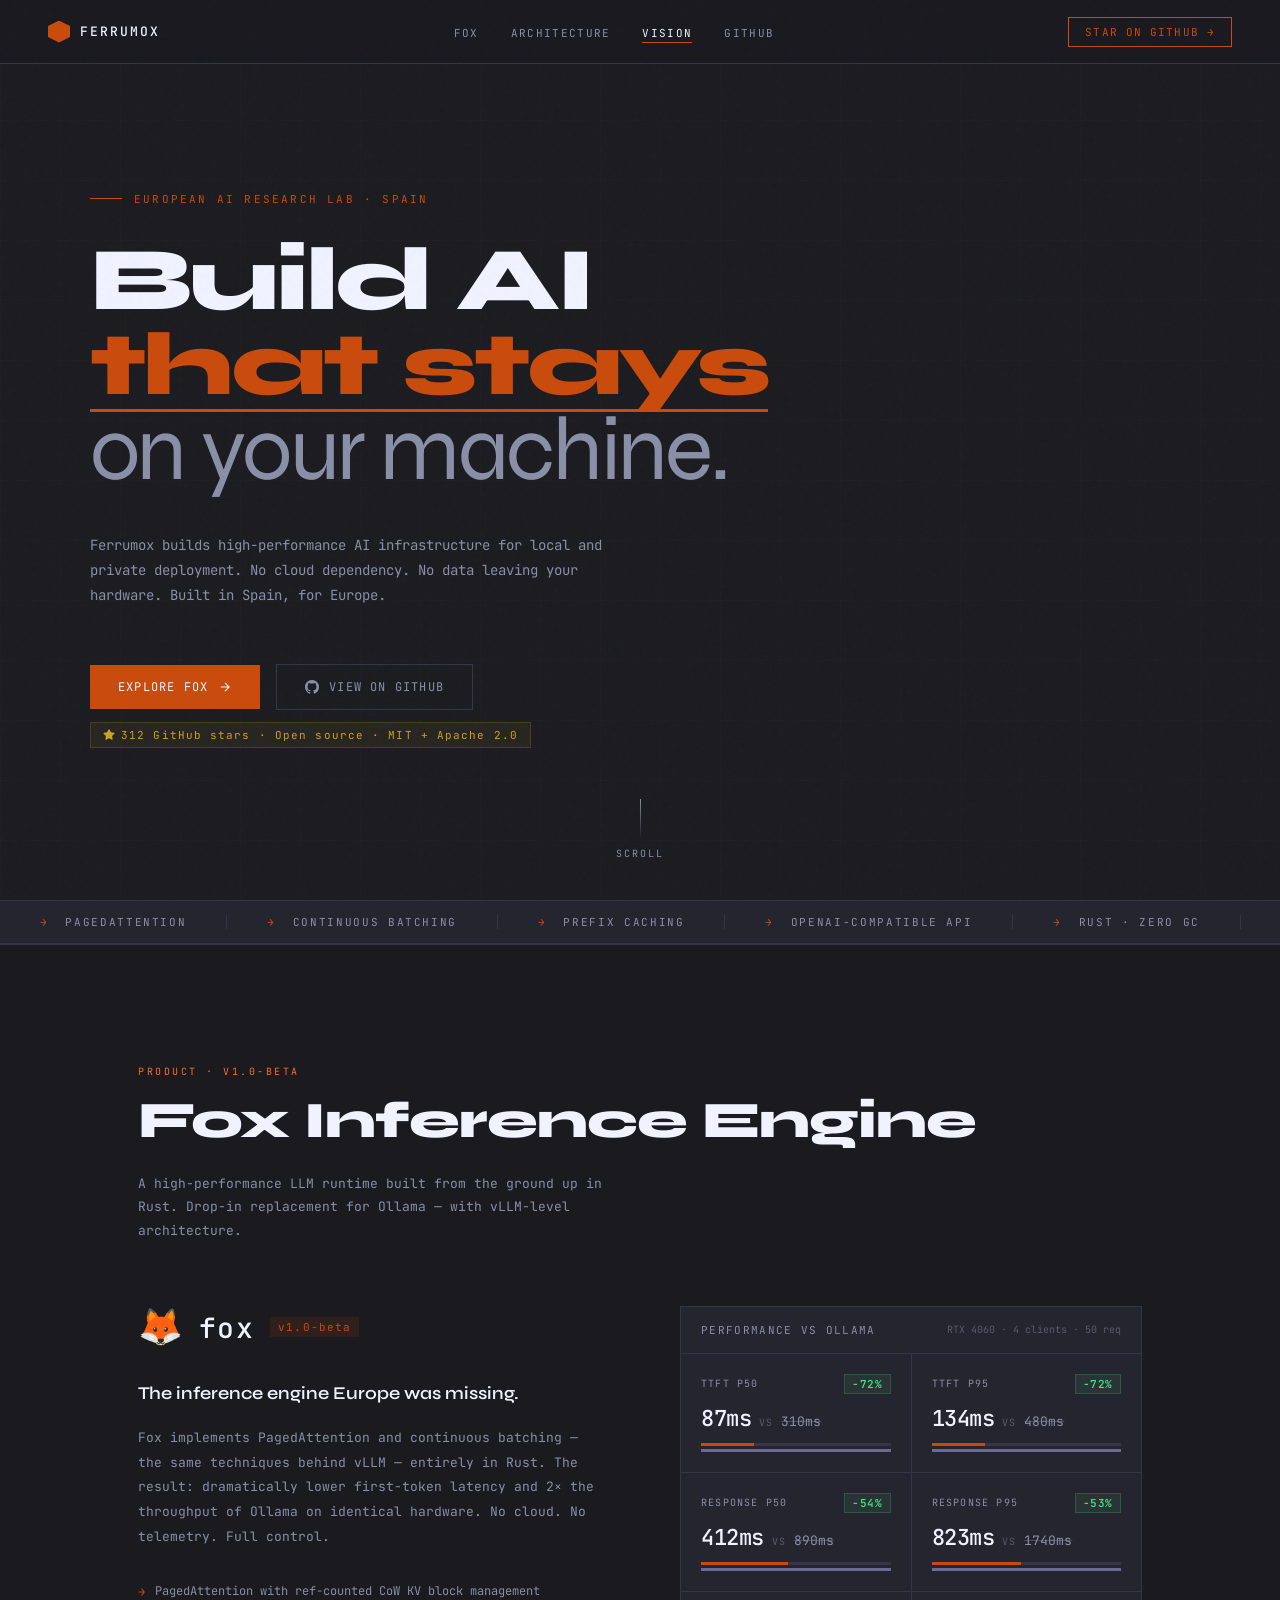
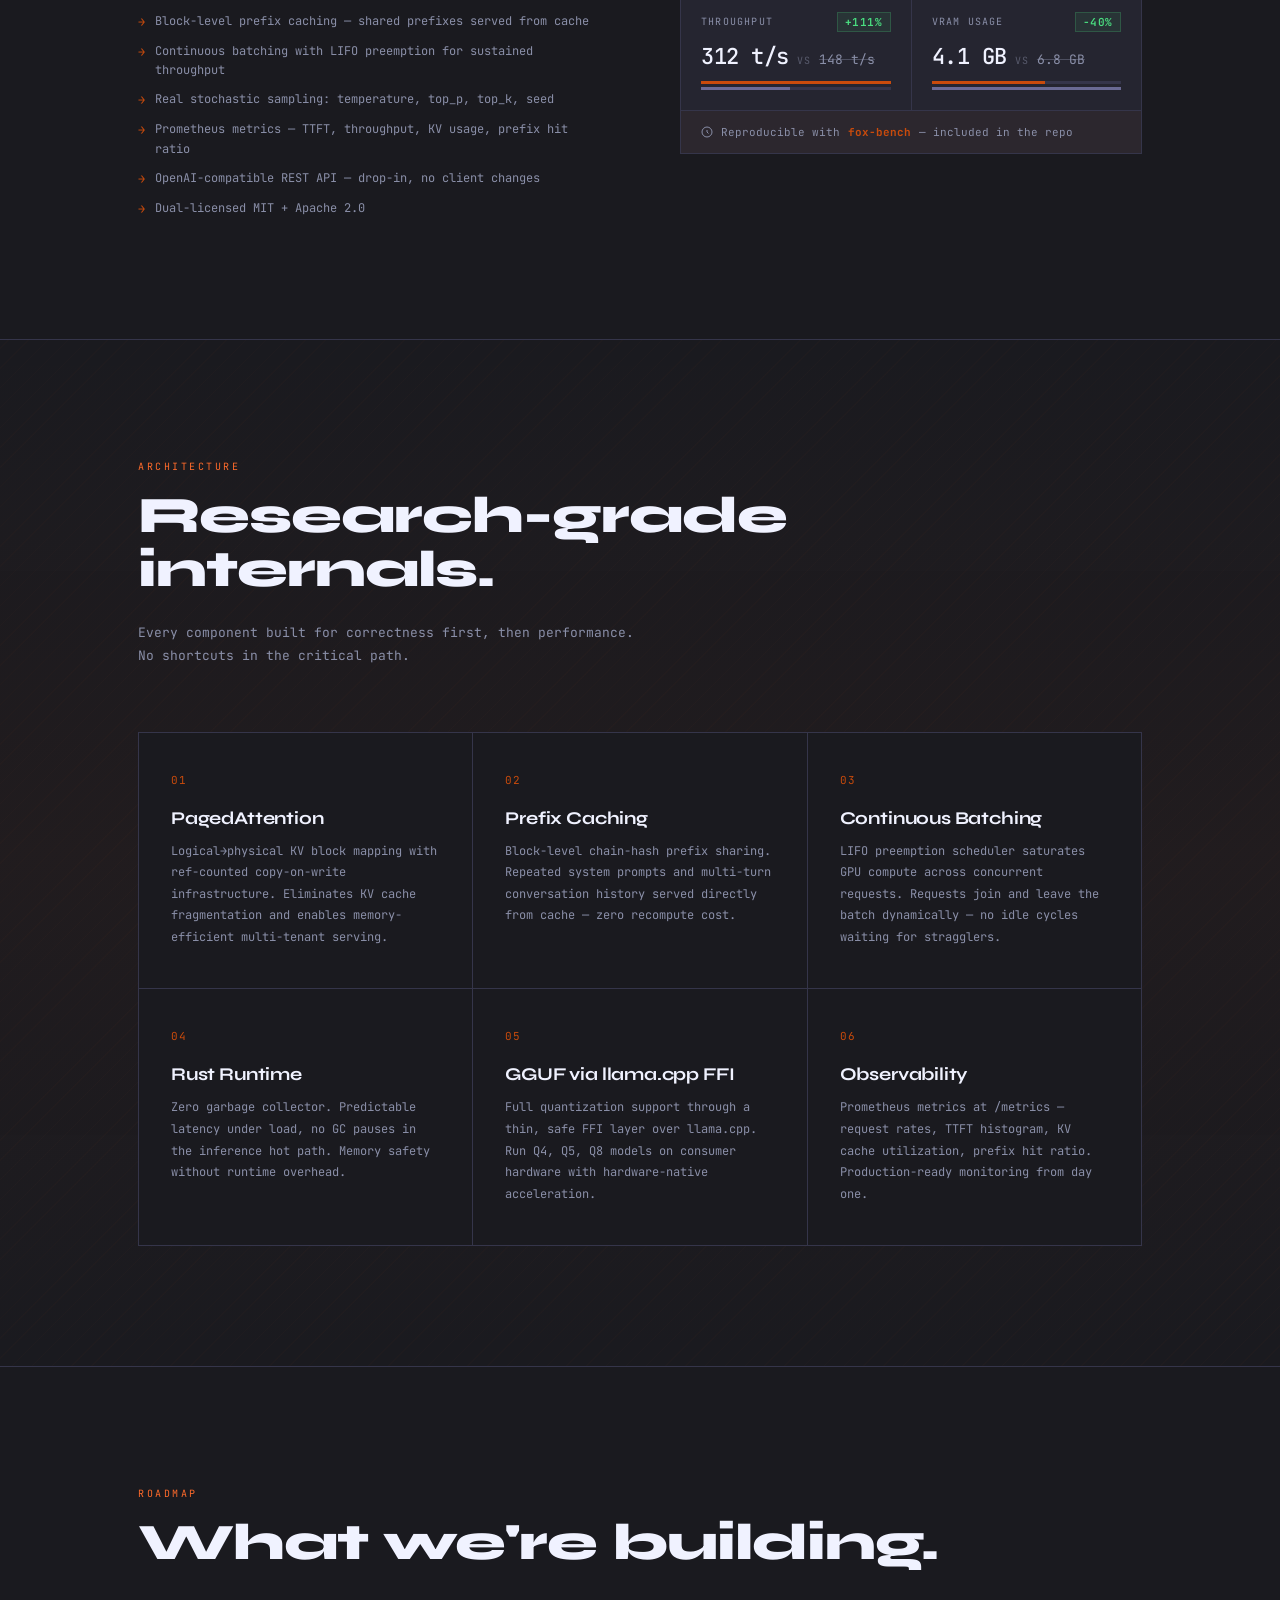
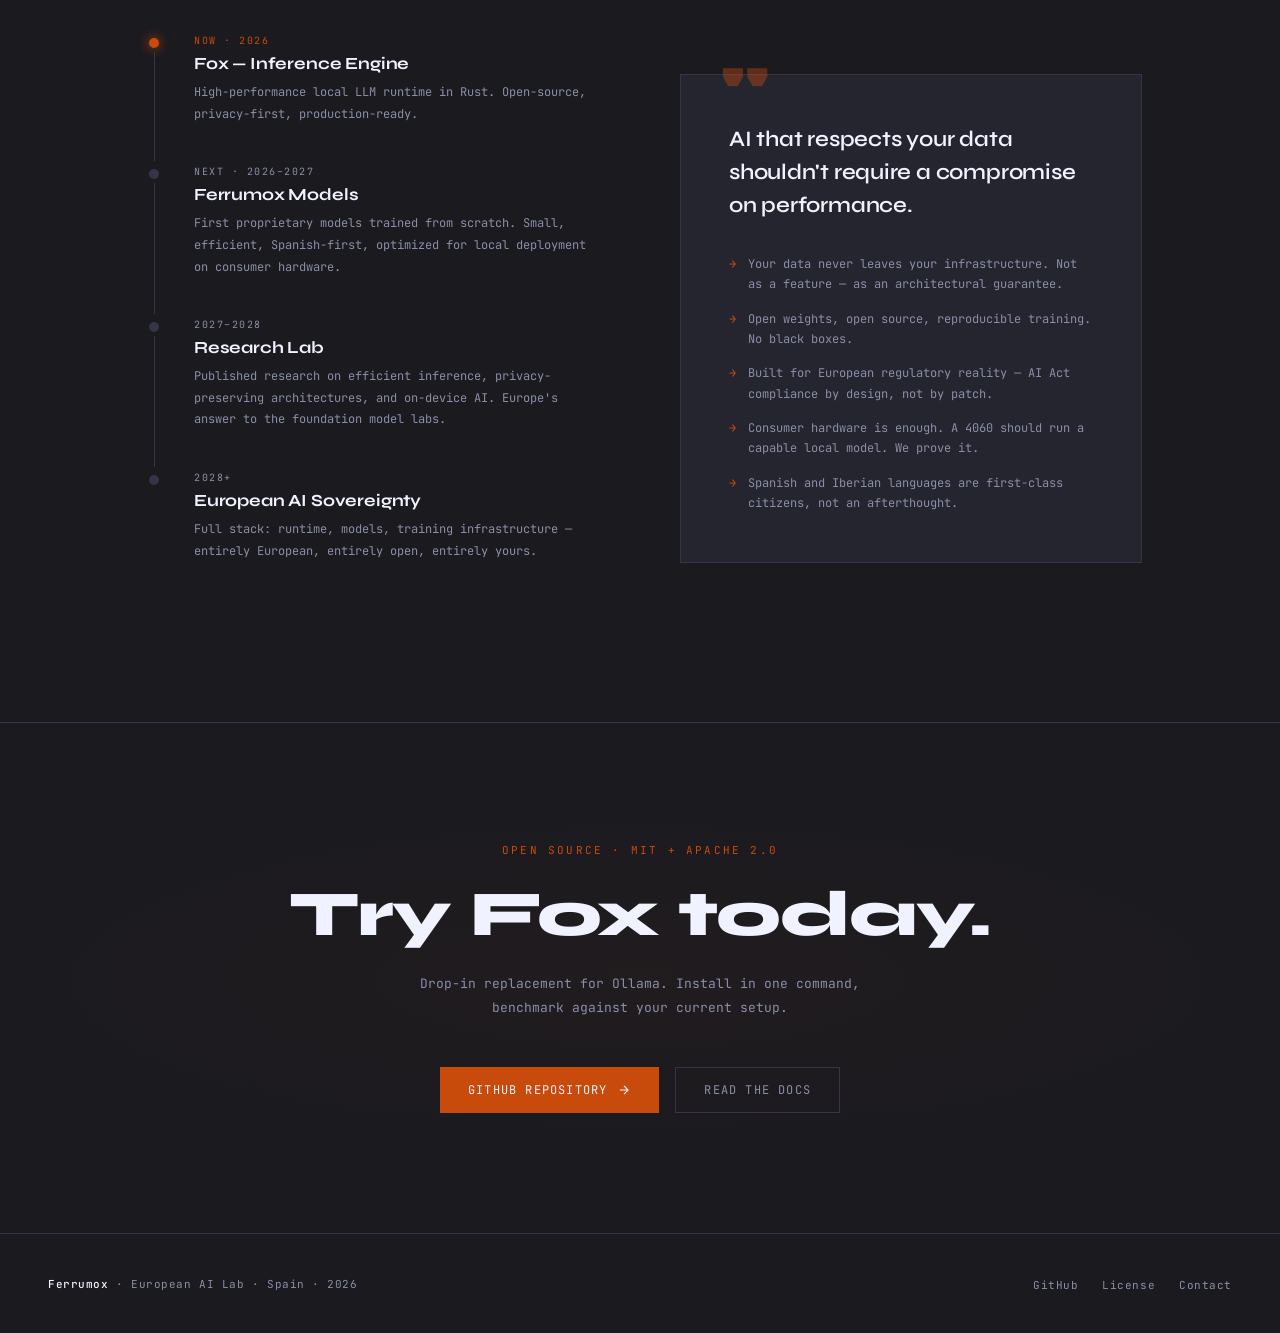
<file: index.html>
<!DOCTYPE html><html lang="en"> <head><meta charset="UTF-8"><meta name="viewport" content="width=device-width, initial-scale=1.0"><link rel="icon" type="image/svg+xml" href="/favicon.svg"><meta name="generator" content="Astro v5.18.0"><title>Ferrumox — High-Performance Local AI Runtime</title><meta name="description" content="Fastest open-source LLM runtime built in Rust. Drop-in Ollama replacement with vLLM architecture. Privacy-first, no cloud. Built in Spain, for Europe."><link rel="canonical" href="https://ferrumox.com/"><!-- Open Graph --><meta property="og:type" content="website"><meta property="og:url" content="https://ferrumox.com/"><meta property="og:title" content="Ferrumox — High-Performance Local AI Runtime"><meta property="og:description" content="Fastest open-source LLM runtime built in Rust. Drop-in Ollama replacement with vLLM architecture. Privacy-first, no cloud. Built in Spain, for Europe."><meta property="og:image" content="/og-image.png"><!-- Twitter --><meta name="twitter:card" content="summary_large_image"><meta name="twitter:title" content="Ferrumox — High-Performance Local AI Runtime"><meta name="twitter:description" content="Fastest open-source LLM runtime built in Rust. Drop-in Ollama replacement with vLLM architecture. Privacy-first, no cloud. Built in Spain, for Europe."><meta name="twitter:image" content="/og-image.png"><!-- Fonts (self-hosted via CSS font-face in global.css if available, fallback to Google) --><link rel="preconnect" href="https://fonts.googleapis.com"><link rel="preconnect" href="https://fonts.gstatic.com" crossorigin><link href="https://fonts.googleapis.com/css2?family=Syne:wght@400;600;700;800&family=JetBrains+Mono:wght@300;400;500&display=swap" rel="stylesheet"><style>:root{--rust: #C94B0C;--rust-bright: #FF6B2B;--rust-dark: #8B2E00;--iron: #1A1A1F;--iron-mid: #252530;--iron-light: #35354A;--steel: #8A8FA8;--chrome: #D4D8E8;--white: #F0F2FF;--glow: rgba(201, 75, 12, .35);--border-rust: rgba(201, 75, 12, .15);--border-rust-mid: rgba(201, 75, 12, .25);--border-rust-strong: rgba(201, 75, 12, .4);--bg-rust-subtle: rgba(201, 75, 12, .04);--bg-rust-low: rgba(201, 75, 12, .08);--bg-rust-mid: rgba(201, 75, 12, .12);--font-display: "Syne", sans-serif;--font-body: "Syne", sans-serif;--font-mono: "JetBrains Mono", monospace;--section-px: clamp(1.5rem, 5vw, 3rem);--section-py: clamp(4rem, 8vw, 7rem);--max-w: 1300px}*,*:before,*:after{box-sizing:border-box;margin:0;padding:0}html{scroll-behavior:smooth;scrollbar-width:thin;scrollbar-color:var(--rust-dark) var(--iron)}::-webkit-scrollbar{width:6px}::-webkit-scrollbar-track{background:var(--iron)}::-webkit-scrollbar-thumb{background:var(--rust-dark)}::-webkit-scrollbar-thumb:hover{background:var(--rust)}body{background-color:var(--iron);color:var(--chrome);font-family:var(--font-body);overflow-x:hidden;cursor:default}a{color:inherit}img,svg{display:block}body:before{content:"";position:fixed;inset:0;background-image:url("data:image/svg+xml,%3Csvg viewBox='0 0 200 200' xmlns='http://www.w3.org/2000/svg'%3E%3Cfilter id='noise'%3E%3CfeTurbulence type='fractalNoise' baseFrequency='0.9' numOctaves='4' stitchTiles='stitch'/%3E%3C/filter%3E%3Crect width='100%25' height='100%25' filter='url(%23noise)' opacity='0.04'/%3E%3C/svg%3E");pointer-events:none;z-index:9999;opacity:.5}@keyframes fadeUp{0%{opacity:0;transform:translateY(24px)}to{opacity:1;transform:translateY(0)}}@keyframes blink{50%{opacity:0}}@keyframes glowPulse{0%,to{opacity:.6}50%{opacity:1}}@keyframes countUp{0%{opacity:0;transform:translateY(8px)}to{opacity:1;transform:translateY(0)}}@media(prefers-reduced-motion:reduce){*,*:before,*:after{animation-duration:.01ms!important;animation-iteration-count:1!important;transition-duration:.01ms!important}html{scroll-behavior:auto}}
</style>
<link rel="stylesheet" href="/assets/index.XefMNobZ.css"></head> <body>  <nav aria-label="Main navigation" data-astro-cid-ur2fpolz> <a href="/" class="nav-logo" data-astro-cid-ur2fpolz> <div class="nav-logo-mark" aria-hidden="true" data-astro-cid-ur2fpolz></div>
Ferrumox
</a> <ul class="nav-links" role="list" data-astro-cid-ur2fpolz> <li data-astro-cid-ur2fpolz><a href="#fox" data-section="fox" data-astro-cid-ur2fpolz>Fox</a></li> <li data-astro-cid-ur2fpolz><a href="#architecture" data-section="architecture" data-astro-cid-ur2fpolz>Architecture</a></li> <li data-astro-cid-ur2fpolz><a href="#vision" data-section="vision" data-astro-cid-ur2fpolz>Vision</a></li> <li data-astro-cid-ur2fpolz> <a href="https://github.com/ferrumox/fox" target="_blank" rel="noopener noreferrer" data-astro-cid-ur2fpolz>
GitHub
</a> </li> </ul> <a href="https://github.com/ferrumox/fox" class="nav-cta" target="_blank" rel="noopener noreferrer" aria-label="Star Ferrumox Fox on GitHub" data-astro-cid-ur2fpolz>
Star on GitHub &rarr;
</a> </nav>  <main data-astro-cid-j7pv25f6> <section class="hero" data-astro-cid-anhloy43> <div class="hero-inner" data-astro-cid-anhloy43> <div class="hero-tag fade-up" data-astro-cid-anhloy43>European AI Research Lab &middot; Spain</div> <h1 class="hero-title fade-up delay-1" data-astro-cid-anhloy43> <span class="line-1" data-astro-cid-anhloy43>Build AI</span><br data-astro-cid-anhloy43> <span class="line-2" data-astro-cid-anhloy43>that stays</span><br data-astro-cid-anhloy43> <span class="line-3" data-astro-cid-anhloy43>on your machine.</span> </h1> <p class="hero-desc fade-up delay-2" data-astro-cid-anhloy43>
Ferrumox builds high-performance AI infrastructure for local and private deployment.
      No cloud dependency. No data leaving your hardware.
      Built in Spain, for Europe.
</p> <div class="hero-actions fade-up delay-3" data-astro-cid-anhloy43> <a href="#fox" class="btn-primary" data-astro-cid-anhloy43>
Explore Fox
<svg width="14" height="14" fill="none" stroke="currentColor" stroke-width="2" viewBox="0 0 24 24" aria-hidden="true" data-astro-cid-anhloy43> <path d="M5 12h14M12 5l7 7-7 7" data-astro-cid-anhloy43></path> </svg> </a> <a href="https://github.com/ferrumox/fox" class="btn-secondary" target="_blank" rel="noopener noreferrer" data-astro-cid-anhloy43> <svg width="14" height="14" fill="currentColor" viewBox="0 0 24 24" aria-hidden="true" data-astro-cid-anhloy43> <path d="M12 0C5.37 0 0 5.37 0 12c0 5.31 3.435 9.795 8.205 11.385.6.105.825-.255.825-.57 0-.285-.015-1.23-.015-2.235-3.015.555-3.795-.735-4.035-1.41-.135-.345-.72-1.41-1.23-1.695-.42-.225-1.02-.78-.015-.795.945-.015 1.62.87 1.845 1.23 1.08 1.815 2.805 1.305 3.495.99.105-.78.42-1.305.765-1.605-2.67-.3-5.46-1.335-5.46-5.925 0-1.305.465-2.385 1.23-3.225-.12-.3-.54-1.53.12-3.18 0 0 1.005-.315 3.3 1.23.96-.27 1.98-.405 3-.405s2.04.135 3 .405c2.295-1.56 3.3-1.23 3.3-1.23.66 1.65.24 2.88.12 3.18.765.84 1.23 1.905 1.23 3.225 0 4.605-2.805 5.625-5.475 5.925.435.375.81 1.095.81 2.22 0 1.605-.015 2.895-.015 3.3 0 .315.225.69.825.57A12.02 12.02 0 0024 12c0-6.63-5.37-12-12-12z" data-astro-cid-anhloy43></path> </svg>
View on GitHub
</a> </div> <div class="hero-proof fade-up delay-4" data-astro-cid-anhloy43> <svg width="12" height="12" fill="currentColor" viewBox="0 0 16 16" aria-hidden="true" data-astro-cid-anhloy43> <path d="M8 .25a.75.75 0 01.673.418l1.882 3.815 4.21.612a.75.75 0 01.416 1.279l-3.046 2.97.719 4.192a.75.75 0 01-1.088.791L8 12.347l-3.766 1.98a.75.75 0 01-1.088-.79l.72-4.194L.818 6.374a.75.75 0 01.416-1.28l4.21-.611L7.327.668A.75.75 0 018 .25z" data-astro-cid-anhloy43></path> </svg>
312 GitHub stars &middot; Open source &middot; MIT + Apache 2.0
</div> </div> <div class="hero-scroll" aria-hidden="true" data-astro-cid-anhloy43> <div class="scroll-line" data-astro-cid-anhloy43></div>
scroll
</div> </section>  <div class="marquee-wrap" aria-hidden="true" data-astro-cid-4ymcq6c5> <div class="marquee-track" data-astro-cid-4ymcq6c5> <div class="marquee-item" data-astro-cid-4ymcq6c5><span data-astro-cid-4ymcq6c5>&rarr;</span> PagedAttention</div><div class="marquee-item" data-astro-cid-4ymcq6c5><span data-astro-cid-4ymcq6c5>&rarr;</span> Continuous Batching</div><div class="marquee-item" data-astro-cid-4ymcq6c5><span data-astro-cid-4ymcq6c5>&rarr;</span> Prefix Caching</div><div class="marquee-item" data-astro-cid-4ymcq6c5><span data-astro-cid-4ymcq6c5>&rarr;</span> OpenAI-Compatible API</div><div class="marquee-item" data-astro-cid-4ymcq6c5><span data-astro-cid-4ymcq6c5>&rarr;</span> Rust · Zero GC</div><div class="marquee-item" data-astro-cid-4ymcq6c5><span data-astro-cid-4ymcq6c5>&rarr;</span> GGUF Support</div><div class="marquee-item" data-astro-cid-4ymcq6c5><span data-astro-cid-4ymcq6c5>&rarr;</span> 312 tokens/sec</div><div class="marquee-item" data-astro-cid-4ymcq6c5><span data-astro-cid-4ymcq6c5>&rarr;</span> Privacy First</div><div class="marquee-item" data-astro-cid-4ymcq6c5><span data-astro-cid-4ymcq6c5>&rarr;</span> MIT + Apache 2.0</div><div class="marquee-item" data-astro-cid-4ymcq6c5><span data-astro-cid-4ymcq6c5>&rarr;</span> EU AI Act Ready</div><div class="marquee-item" data-astro-cid-4ymcq6c5><span data-astro-cid-4ymcq6c5>&rarr;</span> PagedAttention</div><div class="marquee-item" data-astro-cid-4ymcq6c5><span data-astro-cid-4ymcq6c5>&rarr;</span> Continuous Batching</div><div class="marquee-item" data-astro-cid-4ymcq6c5><span data-astro-cid-4ymcq6c5>&rarr;</span> Prefix Caching</div><div class="marquee-item" data-astro-cid-4ymcq6c5><span data-astro-cid-4ymcq6c5>&rarr;</span> OpenAI-Compatible API</div><div class="marquee-item" data-astro-cid-4ymcq6c5><span data-astro-cid-4ymcq6c5>&rarr;</span> Rust · Zero GC</div><div class="marquee-item" data-astro-cid-4ymcq6c5><span data-astro-cid-4ymcq6c5>&rarr;</span> GGUF Support</div><div class="marquee-item" data-astro-cid-4ymcq6c5><span data-astro-cid-4ymcq6c5>&rarr;</span> 312 tokens/sec</div><div class="marquee-item" data-astro-cid-4ymcq6c5><span data-astro-cid-4ymcq6c5>&rarr;</span> Privacy First</div><div class="marquee-item" data-astro-cid-4ymcq6c5><span data-astro-cid-4ymcq6c5>&rarr;</span> MIT + Apache 2.0</div><div class="marquee-item" data-astro-cid-4ymcq6c5><span data-astro-cid-4ymcq6c5>&rarr;</span> EU AI Act Ready</div> </div> </div>  <section class="fox-section" id="fox" data-astro-cid-tglyzqyx> <div class="section-inner" data-astro-cid-tglyzqyx> <div class="section-label" data-astro-cid-tglyzqyx>Product &middot; v1.0-beta</div> <h2 class="section-title" data-astro-cid-tglyzqyx>Fox Inference Engine</h2> <p class="section-sub" data-astro-cid-tglyzqyx>
A high-performance LLM runtime built from the ground up in Rust.
      Drop-in replacement for Ollama &mdash; with vLLM-level architecture.
</p> <div class="fox-grid" data-astro-cid-tglyzqyx> <!-- Left: product description --> <div data-astro-cid-tglyzqyx> <div class="fox-logo-area" data-astro-cid-tglyzqyx> <span class="fox-icon" role="img" aria-label="Fox" data-astro-cid-tglyzqyx>🦊</span> <span class="fox-name" data-astro-cid-tglyzqyx>fox</span> <span class="fox-version" data-astro-cid-tglyzqyx>v1.0-beta</span> </div> <p class="fox-tagline" data-astro-cid-tglyzqyx>The inference engine Europe was missing.</p> <p class="fox-desc" data-astro-cid-tglyzqyx>
Fox implements PagedAttention and continuous batching &mdash; the same techniques behind vLLM &mdash;
          entirely in Rust. The result: dramatically lower first-token latency and 2&times; the throughput
          of Ollama on identical hardware. No cloud. No telemetry. Full control.
</p> <ul class="fox-features" aria-label="Fox features" data-astro-cid-tglyzqyx> <li data-astro-cid-tglyzqyx>PagedAttention with ref-counted CoW KV block management</li><li data-astro-cid-tglyzqyx>Block-level prefix caching — shared prefixes served from cache</li><li data-astro-cid-tglyzqyx>Continuous batching with LIFO preemption for sustained throughput</li><li data-astro-cid-tglyzqyx>Real stochastic sampling: temperature, top_p, top_k, seed</li><li data-astro-cid-tglyzqyx>Prometheus metrics — TTFT, throughput, KV usage, prefix hit ratio</li><li data-astro-cid-tglyzqyx>OpenAI-compatible REST API — drop-in, no client changes</li><li data-astro-cid-tglyzqyx>Dual-licensed MIT + Apache 2.0</li> </ul> </div> <!-- Right: benchmark panel --> <div class="bench-panel" data-astro-cid-tglyzqyx> <div class="bench-header" data-astro-cid-tglyzqyx> <span class="bench-title" data-astro-cid-tglyzqyx>Performance vs Ollama</span> <span class="bench-hardware" data-astro-cid-tglyzqyx>RTX 4060 · 4 clients · 50 req</span> </div> <div class="bench-cards" data-astro-cid-tglyzqyx> <div class="bench-card" data-astro-cid-tglyzqyx> <div class="bench-card-top" data-astro-cid-tglyzqyx> <span class="bench-metric" data-astro-cid-tglyzqyx>TTFT P50</span> <span class="bench-delta" data-astro-cid-tglyzqyx>−72%</span> </div> <div class="bench-values" data-astro-cid-tglyzqyx> <span class="bench-fox" data-astro-cid-tglyzqyx>87ms</span> <span class="bench-vs" data-astro-cid-tglyzqyx>vs</span> <span class="bench-ollama" data-astro-cid-tglyzqyx>310ms</span> </div> <div class="bench-bars" aria-hidden="true" data-astro-cid-tglyzqyx> <div class="bench-bar-track" data-astro-cid-tglyzqyx> <div class="bench-bar-fill bench-bar-fill--fox bench-bar" data-w="28%" style="width:0%" data-astro-cid-tglyzqyx></div> </div> <div class="bench-bar-track" data-astro-cid-tglyzqyx> <div class="bench-bar-fill bench-bar-fill--ollama bench-bar" data-w="100%" style="width:0%" data-astro-cid-tglyzqyx></div> </div> </div> </div><div class="bench-card" data-astro-cid-tglyzqyx> <div class="bench-card-top" data-astro-cid-tglyzqyx> <span class="bench-metric" data-astro-cid-tglyzqyx>TTFT P95</span> <span class="bench-delta" data-astro-cid-tglyzqyx>−72%</span> </div> <div class="bench-values" data-astro-cid-tglyzqyx> <span class="bench-fox" data-astro-cid-tglyzqyx>134ms</span> <span class="bench-vs" data-astro-cid-tglyzqyx>vs</span> <span class="bench-ollama" data-astro-cid-tglyzqyx>480ms</span> </div> <div class="bench-bars" aria-hidden="true" data-astro-cid-tglyzqyx> <div class="bench-bar-track" data-astro-cid-tglyzqyx> <div class="bench-bar-fill bench-bar-fill--fox bench-bar" data-w="28%" style="width:0%" data-astro-cid-tglyzqyx></div> </div> <div class="bench-bar-track" data-astro-cid-tglyzqyx> <div class="bench-bar-fill bench-bar-fill--ollama bench-bar" data-w="100%" style="width:0%" data-astro-cid-tglyzqyx></div> </div> </div> </div><div class="bench-card" data-astro-cid-tglyzqyx> <div class="bench-card-top" data-astro-cid-tglyzqyx> <span class="bench-metric" data-astro-cid-tglyzqyx>Response P50</span> <span class="bench-delta" data-astro-cid-tglyzqyx>−54%</span> </div> <div class="bench-values" data-astro-cid-tglyzqyx> <span class="bench-fox" data-astro-cid-tglyzqyx>412ms</span> <span class="bench-vs" data-astro-cid-tglyzqyx>vs</span> <span class="bench-ollama" data-astro-cid-tglyzqyx>890ms</span> </div> <div class="bench-bars" aria-hidden="true" data-astro-cid-tglyzqyx> <div class="bench-bar-track" data-astro-cid-tglyzqyx> <div class="bench-bar-fill bench-bar-fill--fox bench-bar" data-w="46%" style="width:0%" data-astro-cid-tglyzqyx></div> </div> <div class="bench-bar-track" data-astro-cid-tglyzqyx> <div class="bench-bar-fill bench-bar-fill--ollama bench-bar" data-w="100%" style="width:0%" data-astro-cid-tglyzqyx></div> </div> </div> </div><div class="bench-card" data-astro-cid-tglyzqyx> <div class="bench-card-top" data-astro-cid-tglyzqyx> <span class="bench-metric" data-astro-cid-tglyzqyx>Response P95</span> <span class="bench-delta" data-astro-cid-tglyzqyx>−53%</span> </div> <div class="bench-values" data-astro-cid-tglyzqyx> <span class="bench-fox" data-astro-cid-tglyzqyx>823ms</span> <span class="bench-vs" data-astro-cid-tglyzqyx>vs</span> <span class="bench-ollama" data-astro-cid-tglyzqyx>1740ms</span> </div> <div class="bench-bars" aria-hidden="true" data-astro-cid-tglyzqyx> <div class="bench-bar-track" data-astro-cid-tglyzqyx> <div class="bench-bar-fill bench-bar-fill--fox bench-bar" data-w="47%" style="width:0%" data-astro-cid-tglyzqyx></div> </div> <div class="bench-bar-track" data-astro-cid-tglyzqyx> <div class="bench-bar-fill bench-bar-fill--ollama bench-bar" data-w="100%" style="width:0%" data-astro-cid-tglyzqyx></div> </div> </div> </div><div class="bench-card" data-astro-cid-tglyzqyx> <div class="bench-card-top" data-astro-cid-tglyzqyx> <span class="bench-metric" data-astro-cid-tglyzqyx>Throughput</span> <span class="bench-delta" data-astro-cid-tglyzqyx>+111%</span> </div> <div class="bench-values" data-astro-cid-tglyzqyx> <span class="bench-fox" data-astro-cid-tglyzqyx>312 t/s</span> <span class="bench-vs" data-astro-cid-tglyzqyx>vs</span> <span class="bench-ollama" data-astro-cid-tglyzqyx>148 t/s</span> </div> <div class="bench-bars" aria-hidden="true" data-astro-cid-tglyzqyx> <div class="bench-bar-track" data-astro-cid-tglyzqyx> <div class="bench-bar-fill bench-bar-fill--fox bench-bar" data-w="100%" style="width:0%" data-astro-cid-tglyzqyx></div> </div> <div class="bench-bar-track" data-astro-cid-tglyzqyx> <div class="bench-bar-fill bench-bar-fill--ollama bench-bar" data-w="47%" style="width:0%" data-astro-cid-tglyzqyx></div> </div> </div> </div><div class="bench-card" data-astro-cid-tglyzqyx> <div class="bench-card-top" data-astro-cid-tglyzqyx> <span class="bench-metric" data-astro-cid-tglyzqyx>VRAM Usage</span> <span class="bench-delta" data-astro-cid-tglyzqyx>−40%</span> </div> <div class="bench-values" data-astro-cid-tglyzqyx> <span class="bench-fox" data-astro-cid-tglyzqyx>4.1 GB</span> <span class="bench-vs" data-astro-cid-tglyzqyx>vs</span> <span class="bench-ollama" data-astro-cid-tglyzqyx>6.8 GB</span> </div> <div class="bench-bars" aria-hidden="true" data-astro-cid-tglyzqyx> <div class="bench-bar-track" data-astro-cid-tglyzqyx> <div class="bench-bar-fill bench-bar-fill--fox bench-bar" data-w="60%" style="width:0%" data-astro-cid-tglyzqyx></div> </div> <div class="bench-bar-track" data-astro-cid-tglyzqyx> <div class="bench-bar-fill bench-bar-fill--ollama bench-bar" data-w="100%" style="width:0%" data-astro-cid-tglyzqyx></div> </div> </div> </div> </div> <div class="bench-footer" data-astro-cid-tglyzqyx> <svg width="12" height="12" fill="none" stroke="currentColor" stroke-width="2" viewBox="0 0 24 24" aria-hidden="true" data-astro-cid-tglyzqyx> <circle cx="12" cy="12" r="10" data-astro-cid-tglyzqyx></circle><path d="M12 8v4l3 3" data-astro-cid-tglyzqyx></path> </svg>
Reproducible with <strong data-astro-cid-tglyzqyx>fox-bench</strong> &mdash; included in the repo
</div> </div> </div> </div> </section> <script type="module">const n=document.querySelectorAll(".bench-bar-fill.bench-bar"),c=document.querySelector(".bench-panel");if(c&&n.length){const e=new IntersectionObserver(r=>{r.forEach(o=>{o.isIntersecting&&(n.forEach((t,s)=>{const h=t.dataset.w??"0%";setTimeout(()=>{t.style.width=h},s*80)}),e.disconnect())})},{threshold:.3});e.observe(c)}</script>  <section class="arch-section" id="architecture" data-astro-cid-bipx4ki2> <div class="section-inner" data-astro-cid-bipx4ki2> <div class="section-label" data-astro-cid-bipx4ki2>Architecture</div> <h2 class="section-title" data-astro-cid-bipx4ki2>Research-grade internals.</h2> <p class="section-sub" data-astro-cid-bipx4ki2>Every component built for correctness first, then performance. No shortcuts in the critical path.</p> <div class="arch-grid" data-astro-cid-bipx4ki2> <div class="arch-card" data-astro-cid-bipx4ki2> <div class="arch-num" aria-hidden="true" data-astro-cid-bipx4ki2>01</div> <h3 class="arch-name" data-astro-cid-bipx4ki2>PagedAttention</h3> <p class="arch-desc" data-astro-cid-bipx4ki2>Logical→physical KV block mapping with ref-counted copy-on-write infrastructure. Eliminates KV cache fragmentation and enables memory-efficient multi-tenant serving.</p> </div><div class="arch-card" data-astro-cid-bipx4ki2> <div class="arch-num" aria-hidden="true" data-astro-cid-bipx4ki2>02</div> <h3 class="arch-name" data-astro-cid-bipx4ki2>Prefix Caching</h3> <p class="arch-desc" data-astro-cid-bipx4ki2>Block-level chain-hash prefix sharing. Repeated system prompts and multi-turn conversation history served directly from cache — zero recompute cost.</p> </div><div class="arch-card" data-astro-cid-bipx4ki2> <div class="arch-num" aria-hidden="true" data-astro-cid-bipx4ki2>03</div> <h3 class="arch-name" data-astro-cid-bipx4ki2>Continuous Batching</h3> <p class="arch-desc" data-astro-cid-bipx4ki2>LIFO preemption scheduler saturates GPU compute across concurrent requests. Requests join and leave the batch dynamically — no idle cycles waiting for stragglers.</p> </div><div class="arch-card" data-astro-cid-bipx4ki2> <div class="arch-num" aria-hidden="true" data-astro-cid-bipx4ki2>04</div> <h3 class="arch-name" data-astro-cid-bipx4ki2>Rust Runtime</h3> <p class="arch-desc" data-astro-cid-bipx4ki2>Zero garbage collector. Predictable latency under load, no GC pauses in the inference hot path. Memory safety without runtime overhead.</p> </div><div class="arch-card" data-astro-cid-bipx4ki2> <div class="arch-num" aria-hidden="true" data-astro-cid-bipx4ki2>05</div> <h3 class="arch-name" data-astro-cid-bipx4ki2>GGUF via llama.cpp FFI</h3> <p class="arch-desc" data-astro-cid-bipx4ki2>Full quantization support through a thin, safe FFI layer over llama.cpp. Run Q4, Q5, Q8 models on consumer hardware with hardware-native acceleration.</p> </div><div class="arch-card" data-astro-cid-bipx4ki2> <div class="arch-num" aria-hidden="true" data-astro-cid-bipx4ki2>06</div> <h3 class="arch-name" data-astro-cid-bipx4ki2>Observability</h3> <p class="arch-desc" data-astro-cid-bipx4ki2>Prometheus metrics at /metrics — request rates, TTFT histogram, KV cache utilization, prefix hit ratio. Production-ready monitoring from day one.</p> </div> </div> </div> </section>  <section class="vision-section" id="vision" data-astro-cid-xgbbfw5k> <div class="section-inner" data-astro-cid-xgbbfw5k> <div class="section-label" data-astro-cid-xgbbfw5k>Roadmap</div> <h2 class="section-title" data-astro-cid-xgbbfw5k>What we're building.</h2> <div class="vision-grid" data-astro-cid-xgbbfw5k> <div class="vision-timeline" data-astro-cid-xgbbfw5k> <div class="tl-item active" data-astro-cid-xgbbfw5k> <div class="tl-left" aria-hidden="true" data-astro-cid-xgbbfw5k> <div class="tl-dot" data-astro-cid-xgbbfw5k></div> <div class="tl-line" data-astro-cid-xgbbfw5k></div> </div> <div class="tl-content" data-astro-cid-xgbbfw5k> <div class="tl-phase" data-astro-cid-xgbbfw5k>Now · 2026</div> <h3 class="tl-title" data-astro-cid-xgbbfw5k>Fox — Inference Engine</h3> <p class="tl-desc" data-astro-cid-xgbbfw5k>High-performance local LLM runtime in Rust. Open-source, privacy-first, production-ready.</p> </div> </div><div class="tl-item" data-astro-cid-xgbbfw5k> <div class="tl-left" aria-hidden="true" data-astro-cid-xgbbfw5k> <div class="tl-dot" data-astro-cid-xgbbfw5k></div> <div class="tl-line" data-astro-cid-xgbbfw5k></div> </div> <div class="tl-content" data-astro-cid-xgbbfw5k> <div class="tl-phase" data-astro-cid-xgbbfw5k>Next · 2026–2027</div> <h3 class="tl-title" data-astro-cid-xgbbfw5k>Ferrumox Models</h3> <p class="tl-desc" data-astro-cid-xgbbfw5k>First proprietary models trained from scratch. Small, efficient, Spanish-first, optimized for local deployment on consumer hardware.</p> </div> </div><div class="tl-item" data-astro-cid-xgbbfw5k> <div class="tl-left" aria-hidden="true" data-astro-cid-xgbbfw5k> <div class="tl-dot" data-astro-cid-xgbbfw5k></div> <div class="tl-line" data-astro-cid-xgbbfw5k></div> </div> <div class="tl-content" data-astro-cid-xgbbfw5k> <div class="tl-phase" data-astro-cid-xgbbfw5k>2027–2028</div> <h3 class="tl-title" data-astro-cid-xgbbfw5k>Research Lab</h3> <p class="tl-desc" data-astro-cid-xgbbfw5k>Published research on efficient inference, privacy-preserving architectures, and on-device AI. Europe&#39;s answer to the foundation model labs.</p> </div> </div><div class="tl-item" data-astro-cid-xgbbfw5k> <div class="tl-left" aria-hidden="true" data-astro-cid-xgbbfw5k> <div class="tl-dot" data-astro-cid-xgbbfw5k></div> <div class="tl-line" data-astro-cid-xgbbfw5k></div> </div> <div class="tl-content" data-astro-cid-xgbbfw5k> <div class="tl-phase" data-astro-cid-xgbbfw5k>2028+</div> <h3 class="tl-title" data-astro-cid-xgbbfw5k>European AI Sovereignty</h3> <p class="tl-desc" data-astro-cid-xgbbfw5k>Full stack: runtime, models, training infrastructure — entirely European, entirely open, entirely yours.</p> </div> </div> </div> <div class="vision-manifesto" data-astro-cid-xgbbfw5k> <p class="manifesto-text" data-astro-cid-xgbbfw5k>AI that respects your data shouldn't require a compromise on performance.</p> <ul class="manifesto-points" data-astro-cid-xgbbfw5k> <li data-astro-cid-xgbbfw5k><span aria-hidden="true" data-astro-cid-xgbbfw5k>&rarr;</span> Your data never leaves your infrastructure. Not as a feature — as an architectural guarantee.</li><li data-astro-cid-xgbbfw5k><span aria-hidden="true" data-astro-cid-xgbbfw5k>&rarr;</span> Open weights, open source, reproducible training. No black boxes.</li><li data-astro-cid-xgbbfw5k><span aria-hidden="true" data-astro-cid-xgbbfw5k>&rarr;</span> Built for European regulatory reality — AI Act compliance by design, not by patch.</li><li data-astro-cid-xgbbfw5k><span aria-hidden="true" data-astro-cid-xgbbfw5k>&rarr;</span> Consumer hardware is enough. A 4060 should run a capable local model. We prove it.</li><li data-astro-cid-xgbbfw5k><span aria-hidden="true" data-astro-cid-xgbbfw5k>&rarr;</span> Spanish and Iberian languages are first-class citizens, not an afterthought.</li> </ul> </div> </div> </div> </section>  <section class="cta-section" data-astro-cid-q3ksdzw6> <div class="section-inner" data-astro-cid-q3ksdzw6> <div class="cta-pre" data-astro-cid-q3ksdzw6>Open Source &middot; MIT + Apache 2.0</div> <h2 class="cta-title" data-astro-cid-q3ksdzw6>Try Fox today.</h2> <p class="cta-sub" data-astro-cid-q3ksdzw6>
Drop-in replacement for Ollama. Install in one command,
      benchmark against your current setup.
</p> <div class="cta-actions" data-astro-cid-q3ksdzw6> <a href="https://github.com/ferrumox/fox" class="btn-primary" target="_blank" rel="noopener noreferrer" data-astro-cid-q3ksdzw6>
GitHub Repository
<svg width="14" height="14" fill="none" stroke="currentColor" stroke-width="2" viewBox="0 0 24 24" aria-hidden="true" data-astro-cid-q3ksdzw6> <path d="M5 12h14M12 5l7 7-7 7" data-astro-cid-q3ksdzw6></path> </svg> </a> <a href="https://github.com/ferrumox/fox#readme" class="btn-secondary" target="_blank" rel="noopener noreferrer" data-astro-cid-q3ksdzw6>
Read the Docs
</a> </div> </div> </section>  </main> <footer data-astro-cid-fci4lmo7> <div class="footer-left" data-astro-cid-fci4lmo7> <strong data-astro-cid-fci4lmo7>Ferrumox</strong> &middot; European AI Lab &middot; Spain &middot; 2026
</div> <ul class="footer-links" role="list" data-astro-cid-fci4lmo7> <li data-astro-cid-fci4lmo7><a href="https://github.com/ferrumox/fox" target="_blank" rel="noopener noreferrer" data-astro-cid-fci4lmo7>GitHub</a></li> <li data-astro-cid-fci4lmo7><a href="https://github.com/ferrumox/fox/blob/main/LICENSE-MIT" target="_blank" rel="noopener noreferrer" data-astro-cid-fci4lmo7>License</a></li> <li data-astro-cid-fci4lmo7><a href="mailto:hello@ferrumox.com" data-astro-cid-fci4lmo7>Contact</a></li> </ul> </footer>   </body></html> <script type="module">const o=document.querySelectorAll(".nav-links a[data-section]"),a=Array.from(o).map(e=>document.getElementById(e.dataset.section)).filter(Boolean);if(o.length&&a.length){const e=new IntersectionObserver(t=>{t.forEach(n=>{n.isIntersecting&&o.forEach(s=>s.classList.toggle("active",s.dataset.section===n.target.id))})},{rootMargin:"-40% 0px -50% 0px",threshold:0});a.forEach(t=>e.observe(t))}</script>
</file>
<file: assets/index.XefMNobZ.css>
nav[data-astro-cid-ur2fpolz]{position:fixed;top:0;left:0;right:0;z-index:100;display:flex;align-items:center;justify-content:space-between;padding:0 48px;height:64px;border-bottom:1px solid var(--iron-light);background:#1a1a1fe0;backdrop-filter:blur(12px)}.nav-logo[data-astro-cid-ur2fpolz]{font-family:var(--font-mono);font-size:13px;font-weight:500;letter-spacing:.15em;text-transform:uppercase;color:var(--white);text-decoration:none;display:flex;align-items:center;gap:10px}.nav-logo-mark[data-astro-cid-ur2fpolz]{width:22px;height:22px;background:var(--rust);clip-path:polygon(50% 0%,100% 25%,100% 75%,50% 100%,0% 75%,0% 25%);flex-shrink:0}.nav-links[data-astro-cid-ur2fpolz]{display:flex;gap:32px;list-style:none}.nav-links[data-astro-cid-ur2fpolz] a[data-astro-cid-ur2fpolz]{font-family:var(--font-mono);font-size:11px;letter-spacing:.12em;text-transform:uppercase;color:var(--steel);text-decoration:none;transition:color .2s;position:relative}.nav-links[data-astro-cid-ur2fpolz] a[data-astro-cid-ur2fpolz]:after{content:"";position:absolute;bottom:-3px;left:0;width:0;height:1px;background:var(--rust);transition:width .2s}.nav-links[data-astro-cid-ur2fpolz] a[data-astro-cid-ur2fpolz]:hover{color:var(--white)}.nav-links[data-astro-cid-ur2fpolz] a[data-astro-cid-ur2fpolz]:hover:after{width:100%}.nav-links[data-astro-cid-ur2fpolz] a[data-astro-cid-ur2fpolz].active{color:var(--white)}.nav-links[data-astro-cid-ur2fpolz] a[data-astro-cid-ur2fpolz].active:after{width:100%}.nav-cta[data-astro-cid-ur2fpolz]{font-family:var(--font-mono);font-size:11px;letter-spacing:.1em;text-transform:uppercase;color:var(--rust);text-decoration:none;border:1px solid var(--rust);padding:7px 16px;transition:background .2s,color .2s}.nav-cta[data-astro-cid-ur2fpolz]:hover{background:var(--rust);color:var(--white)}@media(max-width:900px){nav[data-astro-cid-ur2fpolz]{padding:0 24px}.nav-links[data-astro-cid-ur2fpolz]{display:none}}@media(max-width:480px){.nav-cta[data-astro-cid-ur2fpolz]{font-size:10px;padding:6px 12px}}.hero[data-astro-cid-anhloy43]{position:relative;min-height:100vh;display:flex;align-items:center;padding:120px 48px 80px;z-index:1;overflow:hidden}.hero[data-astro-cid-anhloy43]:before{content:"";position:absolute;inset:0;background-image:url("data:image/svg+xml,%3Csvg viewBox='0 0 200 200' xmlns='http://www.w3.org/2000/svg'%3E%3Cfilter id='n'%3E%3CfeTurbulence type='fractalNoise' baseFrequency='0.85' numOctaves='4' stitchTiles='stitch'/%3E%3C/filter%3E%3Crect width='100%25' height='100%25' filter='url(%23n)' opacity='0.07'/%3E%3C/svg%3E");background-size:200px 200px;opacity:.35;pointer-events:none;z-index:0}.hero-inner[data-astro-cid-anhloy43]{max-width:1100px;margin:0 auto;width:100%;position:relative;z-index:1}.hero-tag[data-astro-cid-anhloy43]{font-family:var(--font-mono);font-size:11px;letter-spacing:.2em;text-transform:uppercase;color:var(--rust);margin-bottom:32px;display:flex;align-items:center;gap:12px}.hero-tag[data-astro-cid-anhloy43]:before{content:"";display:block;width:32px;height:1px;background:var(--rust);flex-shrink:0}.hero-title[data-astro-cid-anhloy43]{font-family:var(--font-body);font-weight:800;font-style:normal;font-size:clamp(52px,7vw,96px);line-height:.95;letter-spacing:-.03em;margin-bottom:40px;color:var(--white)}.hero-title[data-astro-cid-anhloy43] .line-2[data-astro-cid-anhloy43]{color:var(--rust);position:relative;display:inline-block}.hero-title[data-astro-cid-anhloy43] .line-2[data-astro-cid-anhloy43]:after{content:"";position:absolute;bottom:-4px;left:0;width:0;height:3px;background:var(--rust);animation:titleUnderline .8s .5s ease forwards}@keyframes titleUnderline{to{width:100%}}@media(prefers-reduced-motion:reduce){.hero-title[data-astro-cid-anhloy43] .line-2[data-astro-cid-anhloy43]:after{animation:none;width:100%}}.hero-title[data-astro-cid-anhloy43] .line-3[data-astro-cid-anhloy43]{color:var(--steel);font-weight:400}.hero-desc[data-astro-cid-anhloy43]{max-width:560px;font-family:var(--font-mono);font-size:14px;line-height:1.8;color:var(--steel);margin-bottom:56px}.hero-actions[data-astro-cid-anhloy43]{display:flex;gap:16px;align-items:center;flex-wrap:wrap}.btn-primary[data-astro-cid-anhloy43]{font-family:var(--font-mono);font-size:12px;letter-spacing:.1em;text-transform:uppercase;background:var(--rust);color:var(--white);padding:14px 28px;text-decoration:none;transition:background .2s;display:inline-flex;align-items:center;gap:10px}.btn-primary[data-astro-cid-anhloy43]:hover{background:var(--rust-dark)}.btn-secondary[data-astro-cid-anhloy43]{font-family:var(--font-mono);font-size:12px;letter-spacing:.1em;text-transform:uppercase;color:var(--steel);padding:14px 28px;text-decoration:none;border:1px solid var(--iron-light);transition:border-color .2s,color .2s;display:inline-flex;align-items:center;gap:10px}.btn-secondary[data-astro-cid-anhloy43]:hover{border-color:var(--white);color:var(--white)}.hero-proof[data-astro-cid-anhloy43]{display:inline-flex;align-items:center;gap:6px;font-family:var(--font-mono);font-size:11px;letter-spacing:.1em;color:#c9a227;background:#c9a22712;border:1px solid rgba(201,162,39,.2);padding:5px 12px;margin-top:12px}.hero-scroll[data-astro-cid-anhloy43]{position:absolute;bottom:40px;left:50%;transform:translate(-50%);display:flex;flex-direction:column;align-items:center;gap:8px;font-family:var(--font-mono);font-size:10px;letter-spacing:.2em;text-transform:uppercase;color:var(--steel)}.scroll-line[data-astro-cid-anhloy43]{width:1px;height:40px;background:linear-gradient(to bottom,var(--steel),transparent);animation:scrollPulse 2s ease-in-out infinite}@keyframes scrollPulse{0%,to{opacity:.3}50%{opacity:1}}@media(prefers-reduced-motion:reduce){.scroll-line[data-astro-cid-anhloy43]{animation:none;opacity:.5}}.fade-up[data-astro-cid-anhloy43]{opacity:0;transform:translateY(24px);animation:fadeUp .7s ease forwards}@keyframes fadeUp{to{opacity:1;transform:translateY(0)}}@media(prefers-reduced-motion:reduce){.fade-up[data-astro-cid-anhloy43]{animation:none;opacity:1;transform:none}}.delay-1[data-astro-cid-anhloy43]{animation-delay:.1s}.delay-2[data-astro-cid-anhloy43]{animation-delay:.2s}.delay-3[data-astro-cid-anhloy43]{animation-delay:.35s}.delay-4[data-astro-cid-anhloy43]{animation-delay:.5s}@media(max-width:900px){.hero[data-astro-cid-anhloy43]{padding:100px 24px 60px}}@media(max-width:768px){.hero-title[data-astro-cid-anhloy43]{font-size:clamp(44px,10vw,72px)}}@media(max-width:480px){.hero[data-astro-cid-anhloy43]{padding:90px 16px 60px}.hero-title[data-astro-cid-anhloy43]{font-size:clamp(38px,11vw,56px)}.hero-desc[data-astro-cid-anhloy43]{font-size:13px}}.marquee-wrap[data-astro-cid-4ymcq6c5]{border-top:1px solid var(--iron-light);border-bottom:1px solid var(--iron-light);overflow:hidden;padding:14px 0;background:var(--iron-mid);position:relative;z-index:1}.marquee-track[data-astro-cid-4ymcq6c5]{display:flex;gap:0;white-space:nowrap;animation:marquee 30s linear infinite}@media(prefers-reduced-motion:reduce){.marquee-track[data-astro-cid-4ymcq6c5]{animation-play-state:paused}}.marquee-item[data-astro-cid-4ymcq6c5]{font-family:var(--font-mono);font-size:11px;letter-spacing:.15em;text-transform:uppercase;color:var(--steel);padding:0 40px;border-right:1px solid var(--iron-light);flex-shrink:0}.marquee-item[data-astro-cid-4ymcq6c5] span[data-astro-cid-4ymcq6c5]{color:var(--rust);margin-right:8px}@keyframes marquee{0%{transform:translate(0)}to{transform:translate(-50%)}}.fox-section[data-astro-cid-tglyzqyx]{padding:120px 0;border-top:1px solid var(--iron-light)}.section-inner[data-astro-cid-tglyzqyx]{max-width:1100px;margin:0 auto;padding:0 48px}.section-label[data-astro-cid-tglyzqyx]{font-family:var(--font-mono);font-size:10px;letter-spacing:.25em;text-transform:uppercase;color:var(--rust-bright);margin-bottom:16px}.section-title[data-astro-cid-tglyzqyx]{font-family:var(--font-body);font-weight:800;font-size:clamp(32px,4vw,52px);line-height:1.05;letter-spacing:-.02em;margin-bottom:24px;color:var(--white)}.section-sub[data-astro-cid-tglyzqyx]{font-family:var(--font-mono);font-size:13px;color:var(--steel);max-width:500px;line-height:1.8}.fox-grid[data-astro-cid-tglyzqyx]{display:grid;grid-template-columns:1fr 1fr;gap:80px;align-items:start;margin-top:64px}.fox-logo-area[data-astro-cid-tglyzqyx]{display:flex;align-items:center;gap:16px;margin-bottom:32px}.fox-icon[data-astro-cid-tglyzqyx]{font-size:36px}.fox-name[data-astro-cid-tglyzqyx]{font-family:var(--font-mono);font-size:28px;font-weight:500;letter-spacing:.05em;color:var(--white)}.fox-version[data-astro-cid-tglyzqyx]{font-family:var(--font-mono);font-size:11px;color:var(--rust);background:var(--bg-rust-mid);padding:3px 8px;letter-spacing:.1em}.fox-tagline[data-astro-cid-tglyzqyx]{font-size:18px;font-weight:600;margin-bottom:20px;line-height:1.4;color:var(--white)}.fox-desc[data-astro-cid-tglyzqyx]{font-family:var(--font-mono);font-size:13px;color:var(--steel);line-height:1.9;margin-bottom:32px}.fox-features[data-astro-cid-tglyzqyx]{list-style:none;display:flex;flex-direction:column;gap:10px}.fox-features[data-astro-cid-tglyzqyx] li[data-astro-cid-tglyzqyx]{font-family:var(--font-mono);font-size:12px;color:var(--steel);display:flex;align-items:flex-start;gap:10px;line-height:1.6}.fox-features[data-astro-cid-tglyzqyx] li[data-astro-cid-tglyzqyx]:before{content:"→";color:var(--rust);flex-shrink:0;margin-top:1px}.bench-panel[data-astro-cid-tglyzqyx]{background:var(--iron-mid);border:1px solid var(--iron-light)}.bench-header[data-astro-cid-tglyzqyx]{padding:16px 20px;border-bottom:1px solid var(--iron-light);display:flex;align-items:center;justify-content:space-between;gap:8px}.bench-title[data-astro-cid-tglyzqyx]{font-family:var(--font-mono);font-size:11px;letter-spacing:.12em;text-transform:uppercase;color:var(--steel)}.bench-hardware[data-astro-cid-tglyzqyx]{font-family:var(--font-mono);font-size:10px;color:var(--steel);opacity:.5}.bench-cards[data-astro-cid-tglyzqyx]{display:grid;grid-template-columns:1fr 1fr;gap:1px;background:var(--iron-light)}.bench-card[data-astro-cid-tglyzqyx]{background:var(--iron-mid);padding:20px;display:flex;flex-direction:column;gap:10px;transition:background .2s}.bench-card[data-astro-cid-tglyzqyx]:hover{background:var(--iron)}.bench-card-top[data-astro-cid-tglyzqyx]{display:flex;align-items:center;justify-content:space-between}.bench-metric[data-astro-cid-tglyzqyx]{font-family:var(--font-mono);font-size:10px;letter-spacing:.12em;text-transform:uppercase;color:var(--steel)}.bench-delta[data-astro-cid-tglyzqyx]{font-family:var(--font-mono);font-size:11px;font-weight:600;color:#4ade80;background:#4ade8014;border:1px solid rgba(74,222,128,.2);padding:2px 7px;letter-spacing:.05em}.bench-values[data-astro-cid-tglyzqyx]{display:flex;align-items:baseline;gap:8px}.bench-fox[data-astro-cid-tglyzqyx]{font-family:var(--font-mono);font-size:22px;font-weight:500;color:var(--white);letter-spacing:-.02em}.bench-vs[data-astro-cid-tglyzqyx]{font-family:var(--font-mono);font-size:10px;color:var(--steel);opacity:.5;text-transform:uppercase;letter-spacing:.1em}.bench-ollama[data-astro-cid-tglyzqyx]{font-family:var(--font-mono);font-size:13px;color:var(--steel);text-decoration:line-through;text-decoration-color:#8a8fa866}.bench-bars[data-astro-cid-tglyzqyx]{display:flex;flex-direction:column;gap:3px}.bench-bar-track[data-astro-cid-tglyzqyx]{height:3px;background:var(--iron-light);overflow:hidden}.bench-bar-fill[data-astro-cid-tglyzqyx]{height:100%;transition:width .9s cubic-bezier(.16,1,.3,1)}.bench-bar-fill--fox[data-astro-cid-tglyzqyx]{background:var(--rust)}.bench-bar-fill--ollama[data-astro-cid-tglyzqyx]{background:var(--iron-light);filter:brightness(2)}@media(prefers-reduced-motion:reduce){.bench-bar-fill[data-astro-cid-tglyzqyx]{transition:none}}.bench-footer[data-astro-cid-tglyzqyx]{padding:14px 20px;background:var(--bg-rust-subtle);border-top:1px solid var(--iron-light);font-family:var(--font-mono);font-size:11px;color:var(--steel);display:flex;gap:8px;align-items:center}.bench-footer[data-astro-cid-tglyzqyx] strong[data-astro-cid-tglyzqyx]{color:var(--rust)}@media(max-width:900px){.section-inner[data-astro-cid-tglyzqyx]{padding:0 24px}.fox-grid[data-astro-cid-tglyzqyx]{grid-template-columns:1fr;gap:48px}.fox-section[data-astro-cid-tglyzqyx]{padding:80px 0}}@media(max-width:768px){.fox-section[data-astro-cid-tglyzqyx]{padding:64px 0}}@media(max-width:480px){.section-inner[data-astro-cid-tglyzqyx]{padding:0 16px}.fox-section[data-astro-cid-tglyzqyx]{padding:48px 0}.bench-cards[data-astro-cid-tglyzqyx]{grid-template-columns:1fr}}.arch-section[data-astro-cid-bipx4ki2]{padding:120px 0;border-top:1px solid var(--iron-light);background:linear-gradient(to bottom,transparent,var(--bg-rust-subtle) 50%,transparent),repeating-linear-gradient(-45deg,rgba(201,75,12,.025) 0px,rgba(201,75,12,.025) 1px,transparent 1px,transparent 14px)}.section-inner[data-astro-cid-bipx4ki2]{max-width:1100px;margin:0 auto;padding:0 48px}.section-label[data-astro-cid-bipx4ki2]{font-family:var(--font-mono);font-size:10px;letter-spacing:.25em;text-transform:uppercase;color:var(--rust-bright);margin-bottom:16px}.section-title[data-astro-cid-bipx4ki2]{font-family:var(--font-body);font-weight:800;font-size:clamp(32px,4vw,52px);line-height:1.05;letter-spacing:-.02em;margin-bottom:24px;color:var(--white)}.section-sub[data-astro-cid-bipx4ki2]{font-family:var(--font-mono);font-size:13px;color:var(--steel);max-width:500px;line-height:1.8}.arch-grid[data-astro-cid-bipx4ki2]{display:grid;grid-template-columns:repeat(3,1fr);gap:1px;background:var(--iron-light);border:1px solid var(--iron-light);margin-top:64px}.arch-card[data-astro-cid-bipx4ki2]{background:var(--iron);padding:40px 32px;position:relative;overflow:hidden;transition:background .3s,transform .25s}.arch-card[data-astro-cid-bipx4ki2]:hover{background:var(--iron-mid);transform:translateY(-2px)}.arch-card[data-astro-cid-bipx4ki2]:before{content:"";position:absolute;top:0;left:0;right:0;height:2px;background:var(--rust);transform:scaleX(0);transform-origin:left;transition:transform .3s}.arch-card[data-astro-cid-bipx4ki2]:hover:before{transform:scaleX(1)}@media(prefers-reduced-motion:reduce){.arch-card[data-astro-cid-bipx4ki2]{transition:background .3s}.arch-card[data-astro-cid-bipx4ki2]:hover{transform:none}.arch-card[data-astro-cid-bipx4ki2]:before{transition:none}}.arch-num[data-astro-cid-bipx4ki2]{font-family:var(--font-mono);font-size:11px;color:var(--rust);letter-spacing:.1em;margin-bottom:20px}.arch-name[data-astro-cid-bipx4ki2]{font-weight:700;font-size:18px;margin-bottom:12px;letter-spacing:-.01em;color:var(--white)}.arch-desc[data-astro-cid-bipx4ki2]{font-family:var(--font-mono);font-size:12px;color:var(--steel);line-height:1.8}@media(max-width:900px){.section-inner[data-astro-cid-bipx4ki2]{padding:0 24px}.arch-grid[data-astro-cid-bipx4ki2]{grid-template-columns:1fr 1fr}.arch-section[data-astro-cid-bipx4ki2]{padding:80px 0}}@media(max-width:768px){.arch-section[data-astro-cid-bipx4ki2]{padding:64px 0}.arch-grid[data-astro-cid-bipx4ki2]{grid-template-columns:1fr}}@media(max-width:480px){.section-inner[data-astro-cid-bipx4ki2]{padding:0 16px}.arch-section[data-astro-cid-bipx4ki2]{padding:48px 0}.arch-card[data-astro-cid-bipx4ki2]{padding:28px 20px}}.vision-section[data-astro-cid-xgbbfw5k]{padding:120px 0;border-top:1px solid var(--iron-light)}.section-inner[data-astro-cid-xgbbfw5k]{max-width:1100px;margin:0 auto;padding:0 48px}.section-label[data-astro-cid-xgbbfw5k]{font-family:var(--font-mono);font-size:10px;letter-spacing:.25em;text-transform:uppercase;color:var(--rust-bright);margin-bottom:16px}.section-title[data-astro-cid-xgbbfw5k]{font-family:var(--font-body);font-weight:800;font-size:clamp(32px,4vw,52px);line-height:1.05;letter-spacing:-.02em;margin-bottom:24px;color:var(--white)}.vision-grid[data-astro-cid-xgbbfw5k]{display:grid;grid-template-columns:1fr 1fr;gap:80px;align-items:center;margin-top:64px}.vision-timeline[data-astro-cid-xgbbfw5k]{display:flex;flex-direction:column;gap:0}.tl-item[data-astro-cid-xgbbfw5k]{display:flex;gap:24px;position:relative}.tl-left[data-astro-cid-xgbbfw5k]{display:flex;flex-direction:column;align-items:center;flex-shrink:0;width:32px}.tl-dot[data-astro-cid-xgbbfw5k]{width:10px;height:10px;border-radius:50%;background:var(--iron-light);border:2px solid var(--iron-light);flex-shrink:0;margin-top:4px;position:relative;z-index:1;transition:all .2s}.tl-item[data-astro-cid-xgbbfw5k].active .tl-dot[data-astro-cid-xgbbfw5k]{background:var(--rust);border-color:var(--rust);box-shadow:0 0 12px var(--rust);animation:dotPulse 2.5s ease-in-out infinite}@keyframes dotPulse{0%,to{box-shadow:0 0 8px var(--rust)}50%{box-shadow:0 0 20px var(--rust),0 0 32px var(--bg-rust-mid)}}@media(prefers-reduced-motion:reduce){.tl-item[data-astro-cid-xgbbfw5k].active .tl-dot[data-astro-cid-xgbbfw5k]{animation:none}}.tl-line[data-astro-cid-xgbbfw5k]{flex:1;width:1px;background:var(--iron-light);margin:4px 0;min-height:40px}.tl-item[data-astro-cid-xgbbfw5k]:last-child .tl-line[data-astro-cid-xgbbfw5k]{display:none}.tl-content[data-astro-cid-xgbbfw5k]{padding-bottom:40px}.tl-phase[data-astro-cid-xgbbfw5k]{font-family:var(--font-mono);font-size:10px;letter-spacing:.15em;text-transform:uppercase;color:var(--steel);margin-bottom:6px}.tl-item[data-astro-cid-xgbbfw5k].active .tl-phase[data-astro-cid-xgbbfw5k]{color:var(--rust)}.tl-title[data-astro-cid-xgbbfw5k]{font-weight:700;font-size:17px;margin-bottom:8px;letter-spacing:-.01em;color:var(--white)}.tl-desc[data-astro-cid-xgbbfw5k]{font-family:var(--font-mono);font-size:12px;color:var(--steel);line-height:1.8}.vision-manifesto[data-astro-cid-xgbbfw5k]{padding:48px;border:1px solid var(--iron-light);background:var(--iron-mid);position:relative;transition:border-color .25s,box-shadow .25s;overflow:visible}.vision-manifesto[data-astro-cid-xgbbfw5k]:hover{border-color:var(--border-rust-mid);box-shadow:0 0 40px var(--bg-rust-subtle)}.vision-manifesto[data-astro-cid-xgbbfw5k]:before{content:'"';position:absolute;top:-20px;left:40px;font-size:80px;color:var(--rust);font-family:var(--font-body);font-weight:800;line-height:1;opacity:.4;pointer-events:none}.manifesto-text[data-astro-cid-xgbbfw5k]{font-size:22px;font-weight:600;line-height:1.5;letter-spacing:-.01em;margin-bottom:32px;color:var(--white)}.manifesto-points[data-astro-cid-xgbbfw5k]{list-style:none;display:flex;flex-direction:column;gap:14px}.manifesto-points[data-astro-cid-xgbbfw5k] li[data-astro-cid-xgbbfw5k]{font-family:var(--font-mono);font-size:12px;color:var(--steel);display:flex;gap:12px;align-items:flex-start;line-height:1.7}.manifesto-points[data-astro-cid-xgbbfw5k] li[data-astro-cid-xgbbfw5k] span[data-astro-cid-xgbbfw5k]{color:var(--rust);flex-shrink:0}@media(max-width:900px){.section-inner[data-astro-cid-xgbbfw5k]{padding:0 24px}.vision-grid[data-astro-cid-xgbbfw5k]{grid-template-columns:1fr;gap:48px}.vision-section[data-astro-cid-xgbbfw5k]{padding:80px 0}}@media(max-width:768px){.vision-section[data-astro-cid-xgbbfw5k]{padding:64px 0}.vision-manifesto[data-astro-cid-xgbbfw5k]{padding:32px}}@media(max-width:480px){.section-inner[data-astro-cid-xgbbfw5k]{padding:0 16px}.vision-section[data-astro-cid-xgbbfw5k]{padding:48px 0}.vision-manifesto[data-astro-cid-xgbbfw5k]{padding:24px 20px}.manifesto-text[data-astro-cid-xgbbfw5k]{font-size:18px}}.cta-section[data-astro-cid-q3ksdzw6]{padding:120px 0;border-top:1px solid var(--iron-light);text-align:center;background:radial-gradient(ellipse 60% 40% at 50% 50%,var(--bg-rust-subtle),transparent)}.section-inner[data-astro-cid-q3ksdzw6]{max-width:1100px;margin:0 auto;padding:0 48px}.cta-pre[data-astro-cid-q3ksdzw6]{font-family:var(--font-mono);font-size:11px;letter-spacing:.2em;text-transform:uppercase;color:var(--rust);margin-bottom:24px}.cta-title[data-astro-cid-q3ksdzw6]{font-family:var(--font-body);font-weight:800;font-size:clamp(36px,5vw,64px);letter-spacing:-.02em;line-height:1.05;margin-bottom:24px;color:var(--white)}.cta-sub[data-astro-cid-q3ksdzw6]{font-family:var(--font-mono);font-size:13px;color:var(--steel);max-width:440px;margin:0 auto 48px;line-height:1.8}.cta-actions[data-astro-cid-q3ksdzw6]{display:flex;gap:16px;justify-content:center;flex-wrap:wrap}.btn-primary[data-astro-cid-q3ksdzw6]{font-family:var(--font-mono);font-size:12px;letter-spacing:.1em;text-transform:uppercase;background:var(--rust);color:var(--white);padding:14px 28px;text-decoration:none;transition:background .2s;display:inline-flex;align-items:center;gap:10px}.btn-primary[data-astro-cid-q3ksdzw6]:hover{background:var(--rust-dark)}.btn-secondary[data-astro-cid-q3ksdzw6]{font-family:var(--font-mono);font-size:12px;letter-spacing:.1em;text-transform:uppercase;color:var(--steel);padding:14px 28px;text-decoration:none;border:1px solid var(--iron-light);transition:border-color .2s,color .2s;display:inline-flex;align-items:center;gap:10px}.btn-secondary[data-astro-cid-q3ksdzw6]:hover{border-color:var(--white);color:var(--white)}@media(max-width:900px){.section-inner[data-astro-cid-q3ksdzw6]{padding:0 24px}.cta-section[data-astro-cid-q3ksdzw6]{padding:80px 0}}@media(max-width:768px){.cta-section[data-astro-cid-q3ksdzw6]{padding:64px 0}}@media(max-width:480px){.section-inner[data-astro-cid-q3ksdzw6]{padding:0 16px}.cta-section[data-astro-cid-q3ksdzw6]{padding:48px 0}}footer[data-astro-cid-fci4lmo7]{border-top:1px solid var(--iron-light);padding:40px 48px;display:flex;align-items:center;justify-content:space-between;position:relative;z-index:1}.footer-left[data-astro-cid-fci4lmo7]{font-family:var(--font-mono);font-size:11px;color:var(--steel);letter-spacing:.05em}.footer-left[data-astro-cid-fci4lmo7] strong[data-astro-cid-fci4lmo7]{color:var(--white);font-weight:500}.footer-links[data-astro-cid-fci4lmo7]{display:flex;gap:24px;list-style:none}.footer-links[data-astro-cid-fci4lmo7] a[data-astro-cid-fci4lmo7]{font-family:var(--font-mono);font-size:11px;color:var(--steel);text-decoration:none;letter-spacing:.05em;transition:color .2s}.footer-links[data-astro-cid-fci4lmo7] a[data-astro-cid-fci4lmo7]:hover{color:var(--white)}@media(max-width:900px){footer[data-astro-cid-fci4lmo7]{padding:32px 24px;flex-direction:column;gap:20px;text-align:center}.footer-links[data-astro-cid-fci4lmo7]{flex-wrap:wrap;justify-content:center}}@media(max-width:480px){footer[data-astro-cid-fci4lmo7]{padding:24px 16px}}body:after{content:"";position:fixed;inset:0;background-image:linear-gradient(rgba(255,255,255,.012) 1px,transparent 1px),linear-gradient(90deg,rgba(255,255,255,.012) 1px,transparent 1px);background-size:60px 60px;pointer-events:none;z-index:0}
</file>
